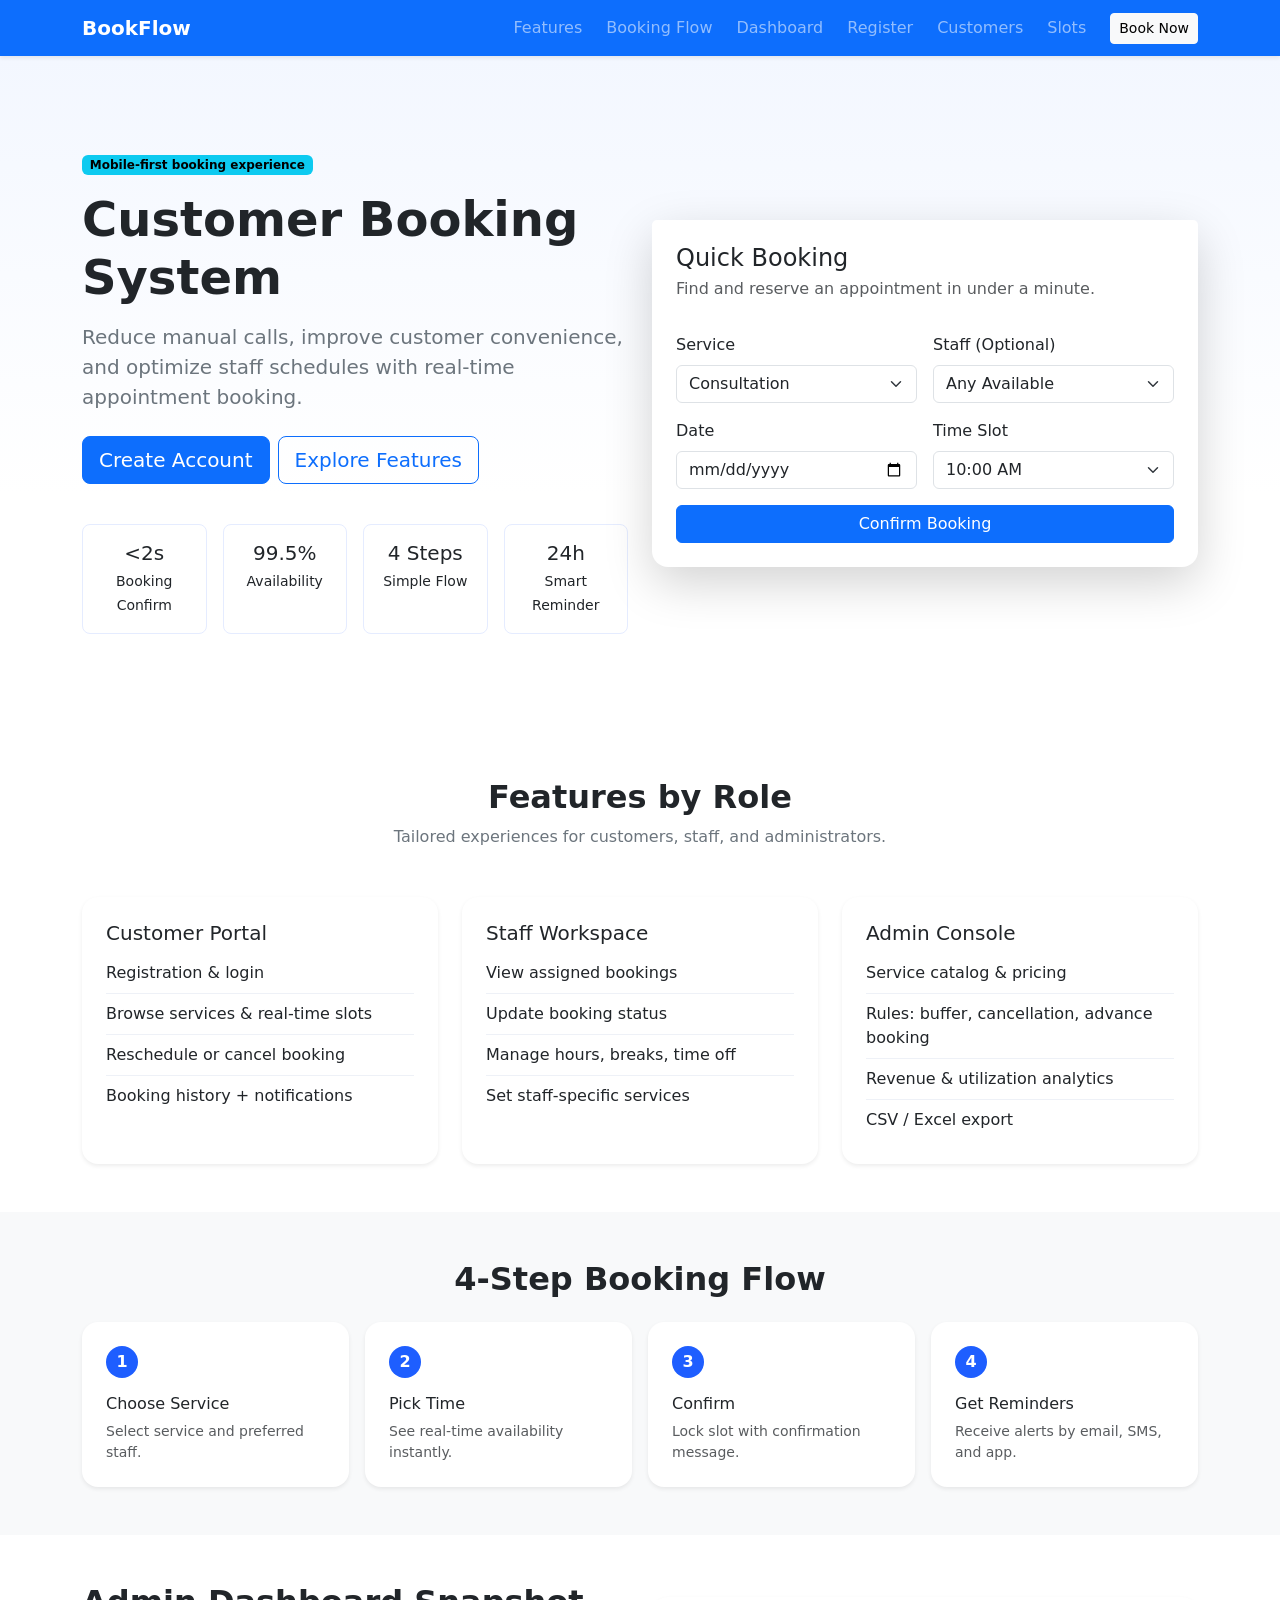
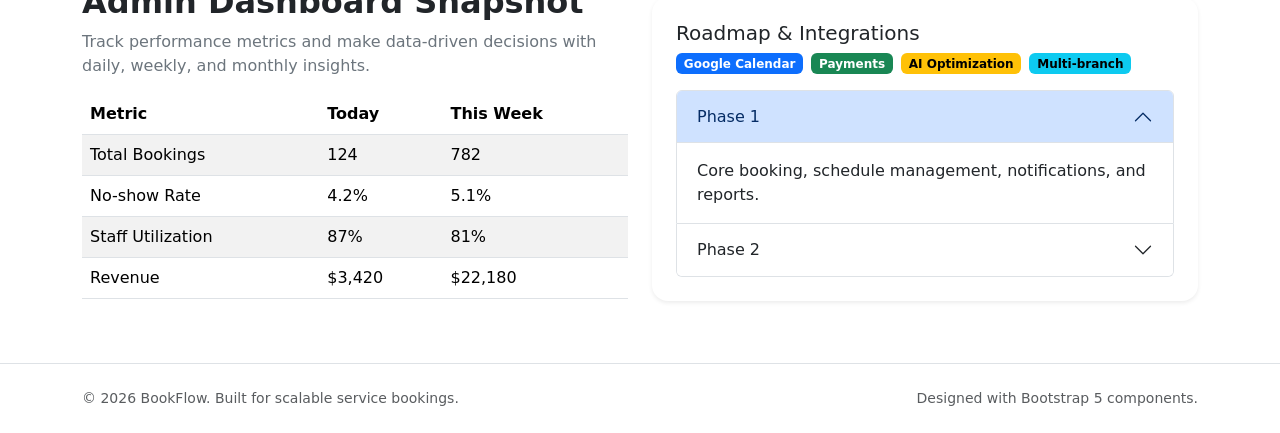
<file: index.html>
<!doctype html>
<html lang="en">
  <head>
    <meta charset="UTF-8" />
    <meta name="viewport" content="width=device-width, initial-scale=1" />
    <title>Customer Booking System UI</title>
    <link
      href="https://cdn.jsdelivr.net/npm/bootstrap@5.3.3/dist/css/bootstrap.min.css"
      rel="stylesheet"
      integrity="sha384-QWTKZyjpPEjISv5WaRU9OFeRpok6YctnYmDr5pNlyT2bRjXh0JMhjY6hW+ALEwIH"
      crossorigin="anonymous"
    />
    <link rel="stylesheet" href="styles.css" />
  </head>
  <body>
    <nav class="navbar navbar-expand-lg navbar-dark bg-primary sticky-top shadow-sm">
      <div class="container">
        <a class="navbar-brand fw-semibold" href="#">BookFlow</a>
        <button
          class="navbar-toggler"
          type="button"
          data-bs-toggle="collapse"
          data-bs-target="#mainNav"
          aria-controls="mainNav"
          aria-expanded="false"
          aria-label="Toggle navigation"
        >
          <span class="navbar-toggler-icon"></span>
        </button>
        <div class="collapse navbar-collapse" id="mainNav">
          <ul class="navbar-nav ms-auto align-items-lg-center gap-lg-2">
            <li class="nav-item"><a class="nav-link" href="#features">Features</a></li>
            <li class="nav-item"><a class="nav-link" href="#booking-flow">Booking Flow</a></li>
            <li class="nav-item"><a class="nav-link" href="#dashboard">Dashboard</a></li>
            <li class="nav-item"><a class="nav-link" href="register.html">Register</a></li>
            <li class="nav-item"><a class="nav-link" href="customers.html">Customers</a></li>
            <li class="nav-item"><a class="nav-link" href="slots.html">Slots</a></li>
            <li class="nav-item"><a class="btn btn-light btn-sm ms-lg-2" href="#book-now">Book Now</a></li>
          </ul>
        </div>
      </div>
    </nav>

    <header class="hero-section py-5">
      <div class="container py-lg-5">
        <div class="row align-items-center g-4">
          <div class="col-lg-6">
            <span class="badge text-bg-info mb-3">Mobile-first booking experience</span>
            <h1 class="display-5 fw-bold mb-3">Customer Booking System</h1>
            <p class="lead text-secondary mb-4">
              Reduce manual calls, improve customer convenience, and optimize staff schedules with real-time appointment booking.
            </p>
            <div class="d-flex flex-wrap gap-2">
              <a href="register.html" class="btn btn-primary btn-lg">Create Account</a>
              <a href="#features" class="btn btn-outline-primary btn-lg">Explore Features</a>
            </div>
            <div class="row row-cols-2 row-cols-md-4 g-3 mt-4">
              <div class="col">
                <div class="metric-card p-3 text-center rounded-3 h-100">
                  <h3 class="h5 mb-1">&lt;2s</h3>
                  <small>Booking Confirm</small>
                </div>
              </div>
              <div class="col">
                <div class="metric-card p-3 text-center rounded-3 h-100">
                  <h3 class="h5 mb-1">99.5%</h3>
                  <small>Availability</small>
                </div>
              </div>
              <div class="col">
                <div class="metric-card p-3 text-center rounded-3 h-100">
                  <h3 class="h5 mb-1">4 Steps</h3>
                  <small>Simple Flow</small>
                </div>
              </div>
              <div class="col">
                <div class="metric-card p-3 text-center rounded-3 h-100">
                  <h3 class="h5 mb-1">24h</h3>
                  <small>Smart Reminder</small>
                </div>
              </div>
            </div>
          </div>

          <div class="col-lg-6">
            <div class="card shadow-lg border-0 rounded-4">
              <div class="card-header bg-white border-0 pt-4 px-4">
                <h2 class="h4 mb-1">Quick Booking</h2>
                <p class="text-muted mb-0">Find and reserve an appointment in under a minute.</p>
              </div>
              <div class="card-body p-4" id="book-now">
                <form class="row g-3">
                  <div class="col-md-6">
                    <label for="service" class="form-label">Service</label>
                    <select id="service" class="form-select">
                      <option>Consultation</option>
                      <option>Haircut</option>
                      <option>Wellness Session</option>
                    </select>
                  </div>
                  <div class="col-md-6">
                    <label for="staff" class="form-label">Staff (Optional)</label>
                    <select id="staff" class="form-select">
                      <option>Any Available</option>
                      <option>Alex Tan</option>
                      <option>Mia Lee</option>
                    </select>
                  </div>
                  <div class="col-md-6">
                    <label for="date" class="form-label">Date</label>
                    <input id="date" type="date" class="form-control" />
                  </div>
                  <div class="col-md-6">
                    <label for="time" class="form-label">Time Slot</label>
                    <select id="time" class="form-select">
                      <option>10:00 AM</option>
                      <option>11:30 AM</option>
                      <option>02:00 PM</option>
                    </select>
                  </div>
                  <div class="col-12">
                    <button type="button" class="btn btn-primary w-100">Confirm Booking</button>
                  </div>
                </form>
              </div>
            </div>
          </div>
        </div>
      </div>
    </header>

    <main>
      <section id="features" class="py-5">
        <div class="container">
          <div class="text-center mb-5">
            <h2 class="fw-bold">Features by Role</h2>
            <p class="text-secondary mb-0">Tailored experiences for customers, staff, and administrators.</p>
          </div>
          <div class="row g-4">
            <div class="col-lg-4">
              <div class="card h-100 border-0 shadow-sm rounded-4">
                <div class="card-body p-4">
                  <h3 class="h5">Customer Portal</h3>
                  <ul class="list-group list-group-flush">
                    <li class="list-group-item px-0">Registration & login</li>
                    <li class="list-group-item px-0">Browse services & real-time slots</li>
                    <li class="list-group-item px-0">Reschedule or cancel booking</li>
                    <li class="list-group-item px-0">Booking history + notifications</li>
                  </ul>
                </div>
              </div>
            </div>
            <div class="col-lg-4">
              <div class="card h-100 border-0 shadow-sm rounded-4">
                <div class="card-body p-4">
                  <h3 class="h5">Staff Workspace</h3>
                  <ul class="list-group list-group-flush">
                    <li class="list-group-item px-0">View assigned bookings</li>
                    <li class="list-group-item px-0">Update booking status</li>
                    <li class="list-group-item px-0">Manage hours, breaks, time off</li>
                    <li class="list-group-item px-0">Set staff-specific services</li>
                  </ul>
                </div>
              </div>
            </div>
            <div class="col-lg-4">
              <div class="card h-100 border-0 shadow-sm rounded-4">
                <div class="card-body p-4">
                  <h3 class="h5">Admin Console</h3>
                  <ul class="list-group list-group-flush">
                    <li class="list-group-item px-0">Service catalog & pricing</li>
                    <li class="list-group-item px-0">Rules: buffer, cancellation, advance booking</li>
                    <li class="list-group-item px-0">Revenue & utilization analytics</li>
                    <li class="list-group-item px-0">CSV / Excel export</li>
                  </ul>
                </div>
              </div>
            </div>
          </div>
        </div>
      </section>

      <section id="booking-flow" class="py-5 bg-light">
        <div class="container">
          <h2 class="fw-bold text-center mb-4">4-Step Booking Flow</h2>
          <div class="row row-cols-1 row-cols-md-2 row-cols-lg-4 g-3">
            <div class="col"><div class="p-4 rounded-4 bg-white shadow-sm h-100"><span class="step-chip">1</span><h3 class="h6 mt-3">Choose Service</h3><p class="text-muted small mb-0">Select service and preferred staff.</p></div></div>
            <div class="col"><div class="p-4 rounded-4 bg-white shadow-sm h-100"><span class="step-chip">2</span><h3 class="h6 mt-3">Pick Time</h3><p class="text-muted small mb-0">See real-time availability instantly.</p></div></div>
            <div class="col"><div class="p-4 rounded-4 bg-white shadow-sm h-100"><span class="step-chip">3</span><h3 class="h6 mt-3">Confirm</h3><p class="text-muted small mb-0">Lock slot with confirmation message.</p></div></div>
            <div class="col"><div class="p-4 rounded-4 bg-white shadow-sm h-100"><span class="step-chip">4</span><h3 class="h6 mt-3">Get Reminders</h3><p class="text-muted small mb-0">Receive alerts by email, SMS, and app.</p></div></div>
          </div>
        </div>
      </section>

      <section id="dashboard" class="py-5">
        <div class="container">
          <div class="row g-4 align-items-center">
            <div class="col-lg-6">
              <h2 class="fw-bold">Admin Dashboard Snapshot</h2>
              <p class="text-secondary">Track performance metrics and make data-driven decisions with daily, weekly, and monthly insights.</p>
              <div class="table-responsive">
                <table class="table table-striped table-hover align-middle">
                  <thead>
                    <tr>
                      <th>Metric</th>
                      <th>Today</th>
                      <th>This Week</th>
                    </tr>
                  </thead>
                  <tbody>
                    <tr><td>Total Bookings</td><td>124</td><td>782</td></tr>
                    <tr><td>No-show Rate</td><td>4.2%</td><td>5.1%</td></tr>
                    <tr><td>Staff Utilization</td><td>87%</td><td>81%</td></tr>
                    <tr><td>Revenue</td><td>$3,420</td><td>$22,180</td></tr>
                  </tbody>
                </table>
              </div>
            </div>
            <div class="col-lg-6">
              <div class="card border-0 shadow-sm rounded-4">
                <div class="card-body p-4">
                  <h3 class="h5">Roadmap & Integrations</h3>
                  <div class="d-flex flex-wrap gap-2 mb-3">
                    <span class="badge text-bg-primary">Google Calendar</span>
                    <span class="badge text-bg-success">Payments</span>
                    <span class="badge text-bg-warning">AI Optimization</span>
                    <span class="badge text-bg-info">Multi-branch</span>
                  </div>
                  <div class="accordion" id="roadmapAccordion">
                    <div class="accordion-item">
                      <h2 class="accordion-header">
                        <button class="accordion-button" type="button" data-bs-toggle="collapse" data-bs-target="#phase1">Phase 1</button>
                      </h2>
                      <div id="phase1" class="accordion-collapse collapse show" data-bs-parent="#roadmapAccordion">
                        <div class="accordion-body">Core booking, schedule management, notifications, and reports.</div>
                      </div>
                    </div>
                    <div class="accordion-item">
                      <h2 class="accordion-header">
                        <button class="accordion-button collapsed" type="button" data-bs-toggle="collapse" data-bs-target="#phase2">Phase 2</button>
                      </h2>
                      <div id="phase2" class="accordion-collapse collapse" data-bs-parent="#roadmapAccordion">
                        <div class="accordion-body">Payment integrations, invoice automation, and loyalty plans.</div>
                      </div>
                    </div>
                  </div>
                </div>
              </div>
            </div>
          </div>
        </div>
      </section>
    </main>

    <footer class="py-4 border-top">
      <div class="container d-flex flex-column flex-md-row justify-content-between gap-2">
        <small class="text-muted">© 2026 BookFlow. Built for scalable service bookings.</small>
        <small class="text-muted">Designed with Bootstrap 5 components.</small>
      </div>
    </footer>

    <script
      src="https://cdn.jsdelivr.net/npm/bootstrap@5.3.3/dist/js/bootstrap.bundle.min.js"
      integrity="sha384-YvpcrYf0tY3lHB60NNkmXc5s9fDVZLESaAA55NDzOxhy9GkcIdslK1eN7N6jIeHz"
      crossorigin="anonymous"
    ></script>
  </body>
</html>
</file>
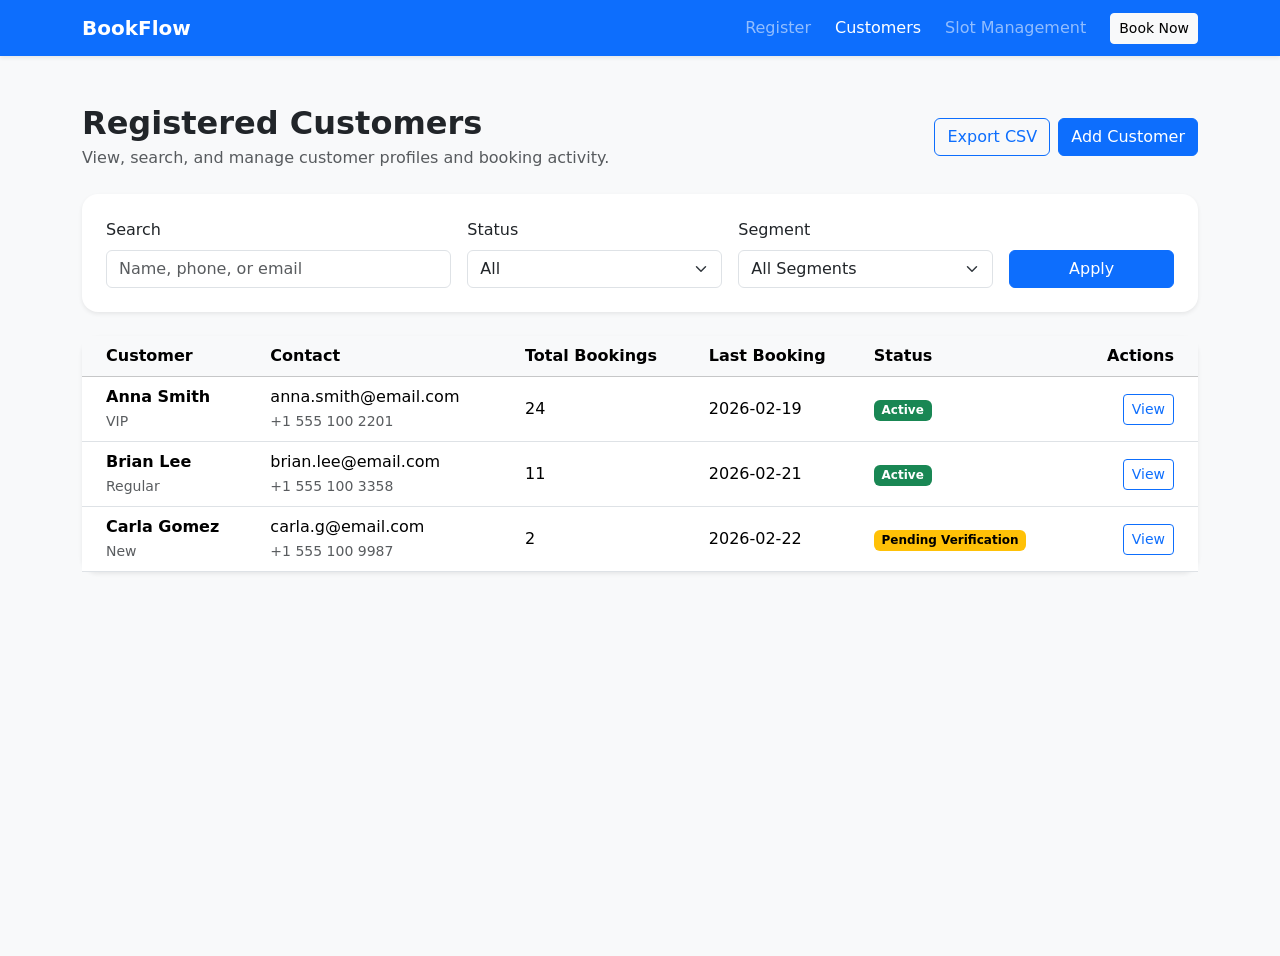
<file: customers.html>
<!doctype html>
<html lang="en">
  <head>
    <meta charset="UTF-8" />
    <meta name="viewport" content="width=device-width, initial-scale=1" />
    <title>Registered Customers | BookFlow</title>
    <link
      href="https://cdn.jsdelivr.net/npm/bootstrap@5.3.3/dist/css/bootstrap.min.css"
      rel="stylesheet"
      integrity="sha384-QWTKZyjpPEjISv5WaRU9OFeRpok6YctnYmDr5pNlyT2bRjXh0JMhjY6hW+ALEwIH"
      crossorigin="anonymous"
    />
    <link rel="stylesheet" href="styles.css" />
  </head>
  <body>
    <nav class="navbar navbar-expand-lg navbar-dark bg-primary sticky-top shadow-sm">
      <div class="container">
        <a class="navbar-brand fw-semibold" href="index.html">BookFlow</a>
        <button class="navbar-toggler" type="button" data-bs-toggle="collapse" data-bs-target="#customerNav">
          <span class="navbar-toggler-icon"></span>
        </button>
        <div class="collapse navbar-collapse" id="customerNav">
          <ul class="navbar-nav ms-auto align-items-lg-center gap-lg-2">
            <li class="nav-item"><a class="nav-link" href="register.html">Register</a></li>
            <li class="nav-item"><a class="nav-link active" aria-current="page" href="customers.html">Customers</a></li>
            <li class="nav-item"><a class="nav-link" href="slots.html">Slot Management</a></li>
            <li class="nav-item"><a class="btn btn-light btn-sm ms-lg-2" href="index.html#book-now">Book Now</a></li>
          </ul>
        </div>
      </div>
    </nav>

    <main class="py-5 bg-light min-vh-100">
      <div class="container">
        <div class="d-flex flex-column flex-md-row justify-content-between align-items-md-center gap-3 mb-4">
          <div>
            <h1 class="h2 fw-bold mb-1">Registered Customers</h1>
            <p class="text-muted mb-0">View, search, and manage customer profiles and booking activity.</p>
          </div>
          <div class="d-flex gap-2">
            <button class="btn btn-outline-primary">Export CSV</button>
            <button class="btn btn-primary">Add Customer</button>
          </div>
        </div>

        <div class="card border-0 shadow-sm rounded-4 mb-4">
          <div class="card-body p-4">
            <form class="row g-3">
              <div class="col-md-4">
                <label class="form-label" for="searchCustomer">Search</label>
                <input id="searchCustomer" type="text" class="form-control" placeholder="Name, phone, or email" />
              </div>
              <div class="col-md-3">
                <label class="form-label" for="statusFilter">Status</label>
                <select id="statusFilter" class="form-select">
                  <option>All</option>
                  <option>Active</option>
                  <option>Pending Verification</option>
                  <option>Inactive</option>
                </select>
              </div>
              <div class="col-md-3">
                <label class="form-label" for="segmentFilter">Segment</label>
                <select id="segmentFilter" class="form-select">
                  <option>All Segments</option>
                  <option>VIP</option>
                  <option>Regular</option>
                  <option>New</option>
                </select>
              </div>
              <div class="col-md-2 d-grid align-self-end">
                <button type="button" class="btn btn-primary">Apply</button>
              </div>
            </form>
          </div>
        </div>

        <div class="card border-0 shadow-sm rounded-4">
          <div class="card-body p-0">
            <div class="table-responsive">
              <table class="table table-hover align-middle mb-0">
                <thead class="table-light">
                  <tr>
                    <th class="ps-4">Customer</th>
                    <th>Contact</th>
                    <th>Total Bookings</th>
                    <th>Last Booking</th>
                    <th>Status</th>
                    <th class="text-end pe-4">Actions</th>
                  </tr>
                </thead>
                <tbody>
                  <tr>
                    <td class="ps-4">
                      <div class="fw-semibold">Anna Smith</div>
                      <small class="text-muted">VIP</small>
                    </td>
                    <td>anna.smith@email.com<br /><small class="text-muted">+1 555 100 2201</small></td>
                    <td>24</td>
                    <td>2026-02-19</td>
                    <td><span class="badge text-bg-success">Active</span></td>
                    <td class="text-end pe-4"><button class="btn btn-sm btn-outline-primary">View</button></td>
                  </tr>
                  <tr>
                    <td class="ps-4">
                      <div class="fw-semibold">Brian Lee</div>
                      <small class="text-muted">Regular</small>
                    </td>
                    <td>brian.lee@email.com<br /><small class="text-muted">+1 555 100 3358</small></td>
                    <td>11</td>
                    <td>2026-02-21</td>
                    <td><span class="badge text-bg-success">Active</span></td>
                    <td class="text-end pe-4"><button class="btn btn-sm btn-outline-primary">View</button></td>
                  </tr>
                  <tr>
                    <td class="ps-4">
                      <div class="fw-semibold">Carla Gomez</div>
                      <small class="text-muted">New</small>
                    </td>
                    <td>carla.g@email.com<br /><small class="text-muted">+1 555 100 9987</small></td>
                    <td>2</td>
                    <td>2026-02-22</td>
                    <td><span class="badge text-bg-warning">Pending Verification</span></td>
                    <td class="text-end pe-4"><button class="btn btn-sm btn-outline-primary">View</button></td>
                  </tr>
                </tbody>
              </table>
            </div>
          </div>
        </div>
      </div>
    </main>

    <script
      src="https://cdn.jsdelivr.net/npm/bootstrap@5.3.3/dist/js/bootstrap.bundle.min.js"
      integrity="sha384-YvpcrYf0tY3lHB60NNkmXc5s9fDVZLESaAA55NDzOxhy9GkcIdslK1eN7N6jIeHz"
      crossorigin="anonymous"
    ></script>
  </body>
</html>
</file>
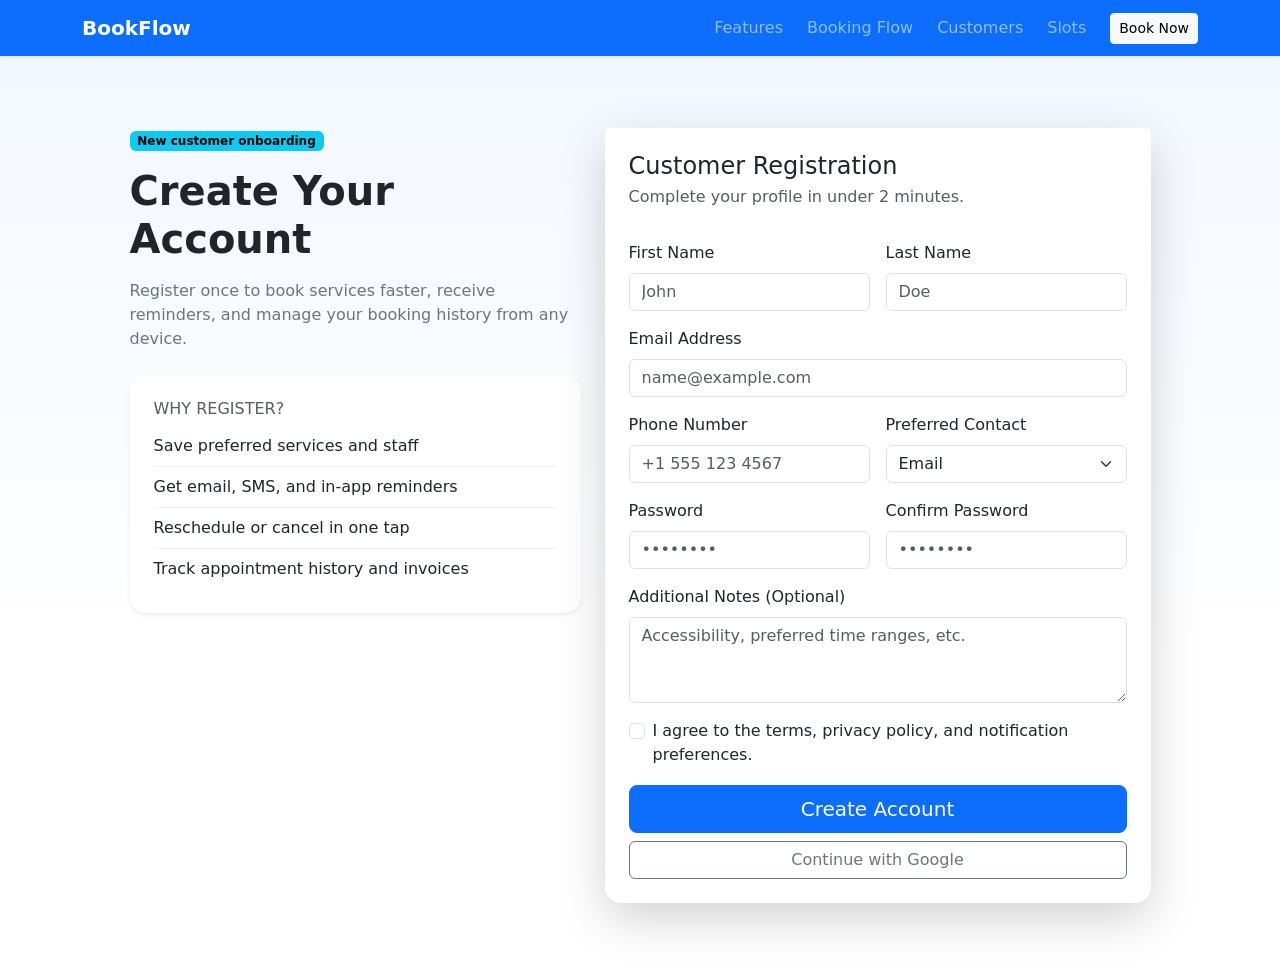
<file: register.html>
<!doctype html>
<html lang="en">
  <head>
    <meta charset="UTF-8" />
    <meta name="viewport" content="width=device-width, initial-scale=1" />
    <title>Customer Registration | BookFlow</title>
    <link
      href="https://cdn.jsdelivr.net/npm/bootstrap@5.3.3/dist/css/bootstrap.min.css"
      rel="stylesheet"
      integrity="sha384-QWTKZyjpPEjISv5WaRU9OFeRpok6YctnYmDr5pNlyT2bRjXh0JMhjY6hW+ALEwIH"
      crossorigin="anonymous"
    />
    <link rel="stylesheet" href="styles.css" />
  </head>
  <body>
    <nav class="navbar navbar-expand-lg navbar-dark bg-primary sticky-top shadow-sm">
      <div class="container">
        <a class="navbar-brand fw-semibold" href="index.html">BookFlow</a>
        <button
          class="navbar-toggler"
          type="button"
          data-bs-toggle="collapse"
          data-bs-target="#registerNav"
          aria-controls="registerNav"
          aria-expanded="false"
          aria-label="Toggle navigation"
        >
          <span class="navbar-toggler-icon"></span>
        </button>
        <div class="collapse navbar-collapse" id="registerNav">
          <ul class="navbar-nav ms-auto align-items-lg-center gap-lg-2">
            <li class="nav-item"><a class="nav-link" href="index.html#features">Features</a></li>
            <li class="nav-item"><a class="nav-link" href="index.html#booking-flow">Booking Flow</a></li>
            <li class="nav-item"><a class="nav-link" href="customers.html">Customers</a></li>
            <li class="nav-item"><a class="nav-link" href="slots.html">Slots</a></li>
            <li class="nav-item"><a class="btn btn-light btn-sm ms-lg-2" href="index.html#book-now">Book Now</a></li>
          </ul>
        </div>
      </div>
    </nav>

    <main class="hero-section py-5 min-vh-100 d-flex align-items-center">
      <div class="container py-lg-4">
        <div class="row g-4 justify-content-center align-items-start">
          <div class="col-lg-5">
            <span class="badge text-bg-info mb-3">New customer onboarding</span>
            <h1 class="display-6 fw-bold mb-3">Create Your Account</h1>
            <p class="text-secondary mb-4">
              Register once to book services faster, receive reminders, and manage your booking history from any device.
            </p>
            <div class="card border-0 shadow-sm rounded-4">
              <div class="card-body p-4">
                <h2 class="h6 text-uppercase text-muted">Why register?</h2>
                <ul class="list-group list-group-flush">
                  <li class="list-group-item px-0">Save preferred services and staff</li>
                  <li class="list-group-item px-0">Get email, SMS, and in-app reminders</li>
                  <li class="list-group-item px-0">Reschedule or cancel in one tap</li>
                  <li class="list-group-item px-0">Track appointment history and invoices</li>
                </ul>
              </div>
            </div>
          </div>

          <div class="col-lg-7 col-xl-6">
            <div class="card border-0 shadow-lg rounded-4">
              <div class="card-header bg-white border-0 pt-4 px-4">
                <h2 class="h4 mb-1">Customer Registration</h2>
                <p class="text-muted mb-0">Complete your profile in under 2 minutes.</p>
              </div>
              <div class="card-body p-4">
                <form class="row g-3">
                  <div class="col-md-6">
                    <label for="firstName" class="form-label">First Name</label>
                    <input type="text" class="form-control" id="firstName" placeholder="John" />
                  </div>
                  <div class="col-md-6">
                    <label for="lastName" class="form-label">Last Name</label>
                    <input type="text" class="form-control" id="lastName" placeholder="Doe" />
                  </div>

                  <div class="col-12">
                    <label for="email" class="form-label">Email Address</label>
                    <input type="email" class="form-control" id="email" placeholder="name@example.com" />
                  </div>

                  <div class="col-md-6">
                    <label for="phone" class="form-label">Phone Number</label>
                    <input type="tel" class="form-control" id="phone" placeholder="+1 555 123 4567" />
                  </div>
                  <div class="col-md-6">
                    <label for="preferredContact" class="form-label">Preferred Contact</label>
                    <select class="form-select" id="preferredContact">
                      <option selected>Email</option>
                      <option>SMS</option>
                      <option>In-app</option>
                    </select>
                  </div>

                  <div class="col-md-6">
                    <label for="password" class="form-label">Password</label>
                    <input type="password" class="form-control" id="password" placeholder="••••••••" />
                  </div>
                  <div class="col-md-6">
                    <label for="confirmPassword" class="form-label">Confirm Password</label>
                    <input type="password" class="form-control" id="confirmPassword" placeholder="••••••••" />
                  </div>

                  <div class="col-12">
                    <label for="notes" class="form-label">Additional Notes (Optional)</label>
                    <textarea class="form-control" id="notes" rows="3" placeholder="Accessibility, preferred time ranges, etc."></textarea>
                  </div>

                  <div class="col-12">
                    <div class="form-check">
                      <input class="form-check-input" type="checkbox" value="" id="terms" />
                      <label class="form-check-label" for="terms">
                        I agree to the terms, privacy policy, and notification preferences.
                      </label>
                    </div>
                  </div>

                  <div class="col-12 d-grid gap-2">
                    <button type="button" class="btn btn-primary btn-lg">Create Account</button>
                    <button type="button" class="btn btn-outline-secondary">Continue with Google</button>
                  </div>
                </form>
              </div>
            </div>
          </div>
        </div>
      </div>
    </main>

    <script
      src="https://cdn.jsdelivr.net/npm/bootstrap@5.3.3/dist/js/bootstrap.bundle.min.js"
      integrity="sha384-YvpcrYf0tY3lHB60NNkmXc5s9fDVZLESaAA55NDzOxhy9GkcIdslK1eN7N6jIeHz"
      crossorigin="anonymous"
    ></script>
  </body>
</html>
</file>
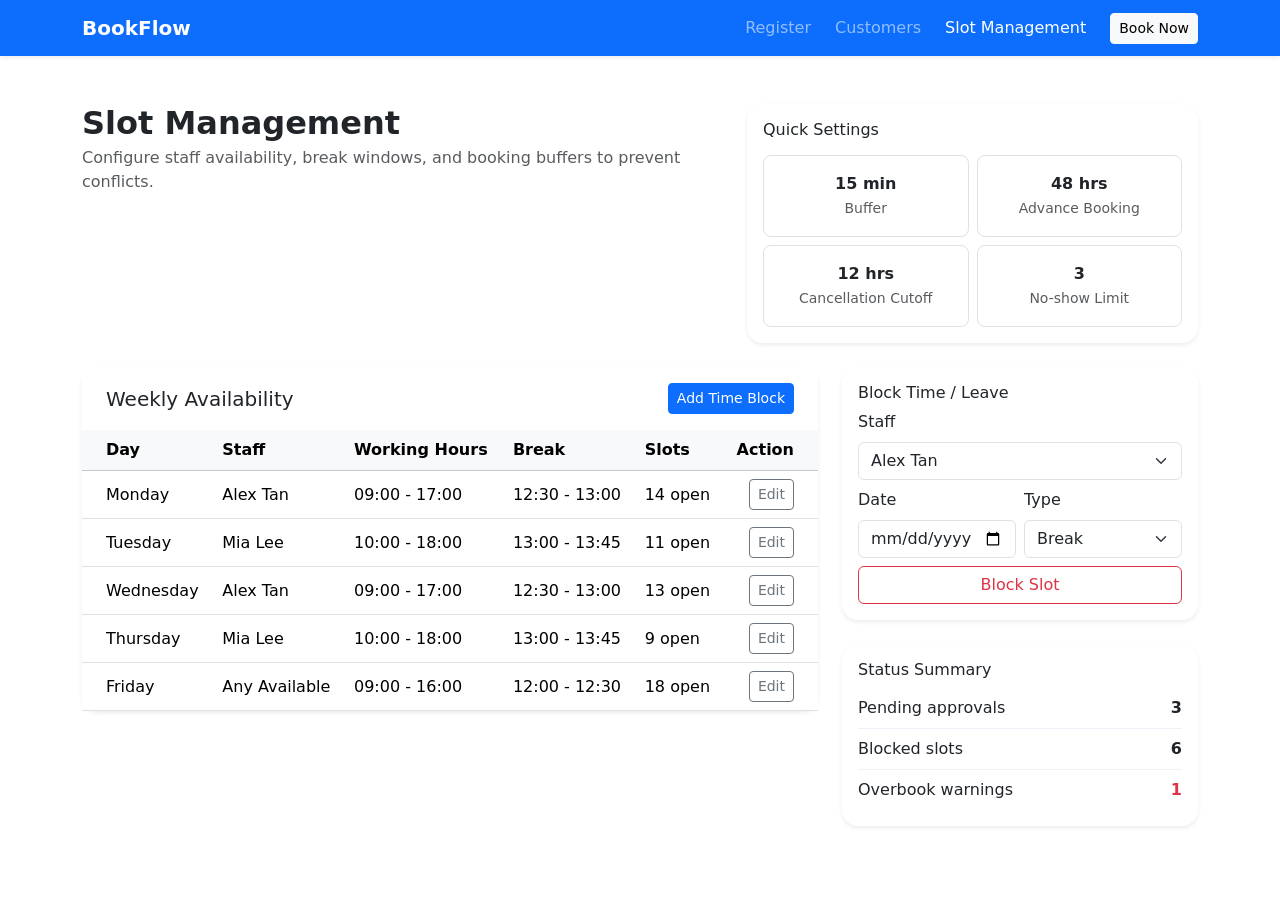
<file: slots.html>
<!doctype html>
<html lang="en">
  <head>
    <meta charset="UTF-8" />
    <meta name="viewport" content="width=device-width, initial-scale=1" />
    <title>Slot Management | BookFlow</title>
    <link
      href="https://cdn.jsdelivr.net/npm/bootstrap@5.3.3/dist/css/bootstrap.min.css"
      rel="stylesheet"
      integrity="sha384-QWTKZyjpPEjISv5WaRU9OFeRpok6YctnYmDr5pNlyT2bRjXh0JMhjY6hW+ALEwIH"
      crossorigin="anonymous"
    />
    <link rel="stylesheet" href="styles.css" />
  </head>
  <body>
    <nav class="navbar navbar-expand-lg navbar-dark bg-primary sticky-top shadow-sm">
      <div class="container">
        <a class="navbar-brand fw-semibold" href="index.html">BookFlow</a>
        <button class="navbar-toggler" type="button" data-bs-toggle="collapse" data-bs-target="#slotNav">
          <span class="navbar-toggler-icon"></span>
        </button>
        <div class="collapse navbar-collapse" id="slotNav">
          <ul class="navbar-nav ms-auto align-items-lg-center gap-lg-2">
            <li class="nav-item"><a class="nav-link" href="register.html">Register</a></li>
            <li class="nav-item"><a class="nav-link" href="customers.html">Customers</a></li>
            <li class="nav-item"><a class="nav-link active" aria-current="page" href="slots.html">Slot Management</a></li>
            <li class="nav-item"><a class="btn btn-light btn-sm ms-lg-2" href="index.html#book-now">Book Now</a></li>
          </ul>
        </div>
      </div>
    </nav>

    <main class="py-5">
      <div class="container">
        <div class="row g-4 mb-4">
          <div class="col-lg-7">
            <h1 class="h2 fw-bold mb-1">Slot Management</h1>
            <p class="text-muted mb-0">Configure staff availability, break windows, and booking buffers to prevent conflicts.</p>
          </div>
          <div class="col-lg-5">
            <div class="card border-0 shadow-sm rounded-4 h-100">
              <div class="card-body">
                <h2 class="h6 mb-3">Quick Settings</h2>
                <div class="row g-2">
                  <div class="col-6"><div class="p-3 border rounded-3 text-center"><div class="fw-bold">15 min</div><small class="text-muted">Buffer</small></div></div>
                  <div class="col-6"><div class="p-3 border rounded-3 text-center"><div class="fw-bold">48 hrs</div><small class="text-muted">Advance Booking</small></div></div>
                  <div class="col-6"><div class="p-3 border rounded-3 text-center"><div class="fw-bold">12 hrs</div><small class="text-muted">Cancellation Cutoff</small></div></div>
                  <div class="col-6"><div class="p-3 border rounded-3 text-center"><div class="fw-bold">3</div><small class="text-muted">No-show Limit</small></div></div>
                </div>
              </div>
            </div>
          </div>
        </div>

        <div class="row g-4">
          <div class="col-lg-8">
            <div class="card border-0 shadow-sm rounded-4">
              <div class="card-header bg-white border-0 py-3 px-4 d-flex justify-content-between align-items-center">
                <h2 class="h5 mb-0">Weekly Availability</h2>
                <button class="btn btn-primary btn-sm">Add Time Block</button>
              </div>
              <div class="card-body p-0">
                <div class="table-responsive">
                  <table class="table align-middle mb-0">
                    <thead class="table-light">
                      <tr>
                        <th class="ps-4">Day</th>
                        <th>Staff</th>
                        <th>Working Hours</th>
                        <th>Break</th>
                        <th>Slots</th>
                        <th class="text-end pe-4">Action</th>
                      </tr>
                    </thead>
                    <tbody>
                      <tr><td class="ps-4">Monday</td><td>Alex Tan</td><td>09:00 - 17:00</td><td>12:30 - 13:00</td><td>14 open</td><td class="text-end pe-4"><button class="btn btn-sm btn-outline-secondary">Edit</button></td></tr>
                      <tr><td class="ps-4">Tuesday</td><td>Mia Lee</td><td>10:00 - 18:00</td><td>13:00 - 13:45</td><td>11 open</td><td class="text-end pe-4"><button class="btn btn-sm btn-outline-secondary">Edit</button></td></tr>
                      <tr><td class="ps-4">Wednesday</td><td>Alex Tan</td><td>09:00 - 17:00</td><td>12:30 - 13:00</td><td>13 open</td><td class="text-end pe-4"><button class="btn btn-sm btn-outline-secondary">Edit</button></td></tr>
                      <tr><td class="ps-4">Thursday</td><td>Mia Lee</td><td>10:00 - 18:00</td><td>13:00 - 13:45</td><td>9 open</td><td class="text-end pe-4"><button class="btn btn-sm btn-outline-secondary">Edit</button></td></tr>
                      <tr><td class="ps-4">Friday</td><td>Any Available</td><td>09:00 - 16:00</td><td>12:00 - 12:30</td><td>18 open</td><td class="text-end pe-4"><button class="btn btn-sm btn-outline-secondary">Edit</button></td></tr>
                    </tbody>
                  </table>
                </div>
              </div>
            </div>
          </div>

          <div class="col-lg-4">
            <div class="card border-0 shadow-sm rounded-4 mb-4">
              <div class="card-body">
                <h2 class="h6">Block Time / Leave</h2>
                <form class="row g-2">
                  <div class="col-12"><label for="staffLeave" class="form-label">Staff</label><select id="staffLeave" class="form-select"><option>Alex Tan</option><option>Mia Lee</option></select></div>
                  <div class="col-6"><label for="leaveDate" class="form-label">Date</label><input id="leaveDate" type="date" class="form-control" /></div>
                  <div class="col-6"><label for="leaveType" class="form-label">Type</label><select id="leaveType" class="form-select"><option>Break</option><option>Time Off</option></select></div>
                  <div class="col-12 d-grid"><button type="button" class="btn btn-outline-danger">Block Slot</button></div>
                </form>
              </div>
            </div>

            <div class="card border-0 shadow-sm rounded-4">
              <div class="card-body">
                <h2 class="h6">Status Summary</h2>
                <ul class="list-group list-group-flush">
                  <li class="list-group-item d-flex justify-content-between px-0"><span>Pending approvals</span><span class="fw-semibold">3</span></li>
                  <li class="list-group-item d-flex justify-content-between px-0"><span>Blocked slots</span><span class="fw-semibold">6</span></li>
                  <li class="list-group-item d-flex justify-content-between px-0"><span>Overbook warnings</span><span class="fw-semibold text-danger">1</span></li>
                </ul>
              </div>
            </div>
          </div>
        </div>
      </div>
    </main>

    <script
      src="https://cdn.jsdelivr.net/npm/bootstrap@5.3.3/dist/js/bootstrap.bundle.min.js"
      integrity="sha384-YvpcrYf0tY3lHB60NNkmXc5s9fDVZLESaAA55NDzOxhy9GkcIdslK1eN7N6jIeHz"
      crossorigin="anonymous"
    ></script>
  </body>
</html>
</file>
<file: styles.css>
:root {
  --brand-primary: #1e5eff;
  --bg-soft: #f3f7ff;
}

body {
  background: #fff;
}

.hero-section {
  background: linear-gradient(180deg, var(--bg-soft), #ffffff 65%);
}

.metric-card {
  background: #fff;
  border: 1px solid #e5ecff;
}

.step-chip {
  display: inline-flex;
  width: 2rem;
  height: 2rem;
  border-radius: 50%;
  align-items: center;
  justify-content: center;
  font-weight: 600;
  color: #fff;
  background-color: var(--brand-primary);
}

.list-group-item {
  border-color: #eef1f7;
}
</file>
